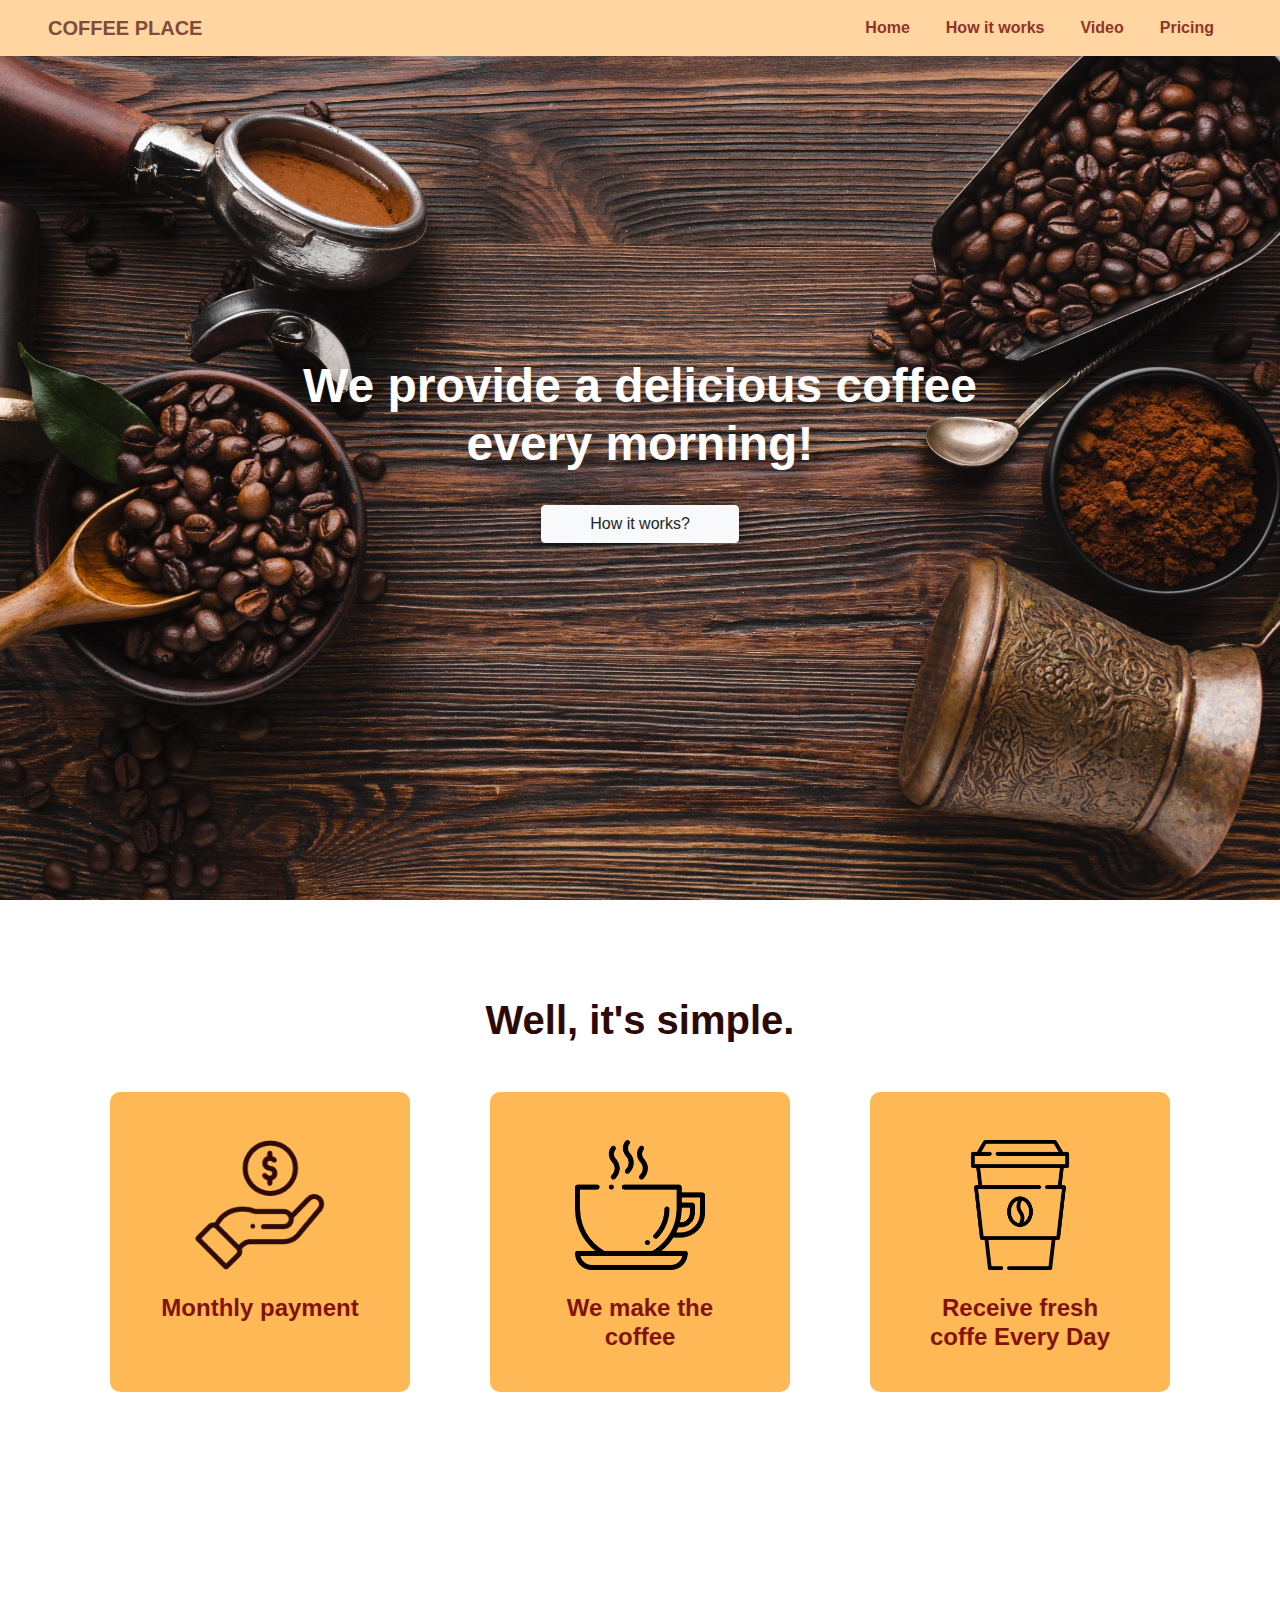
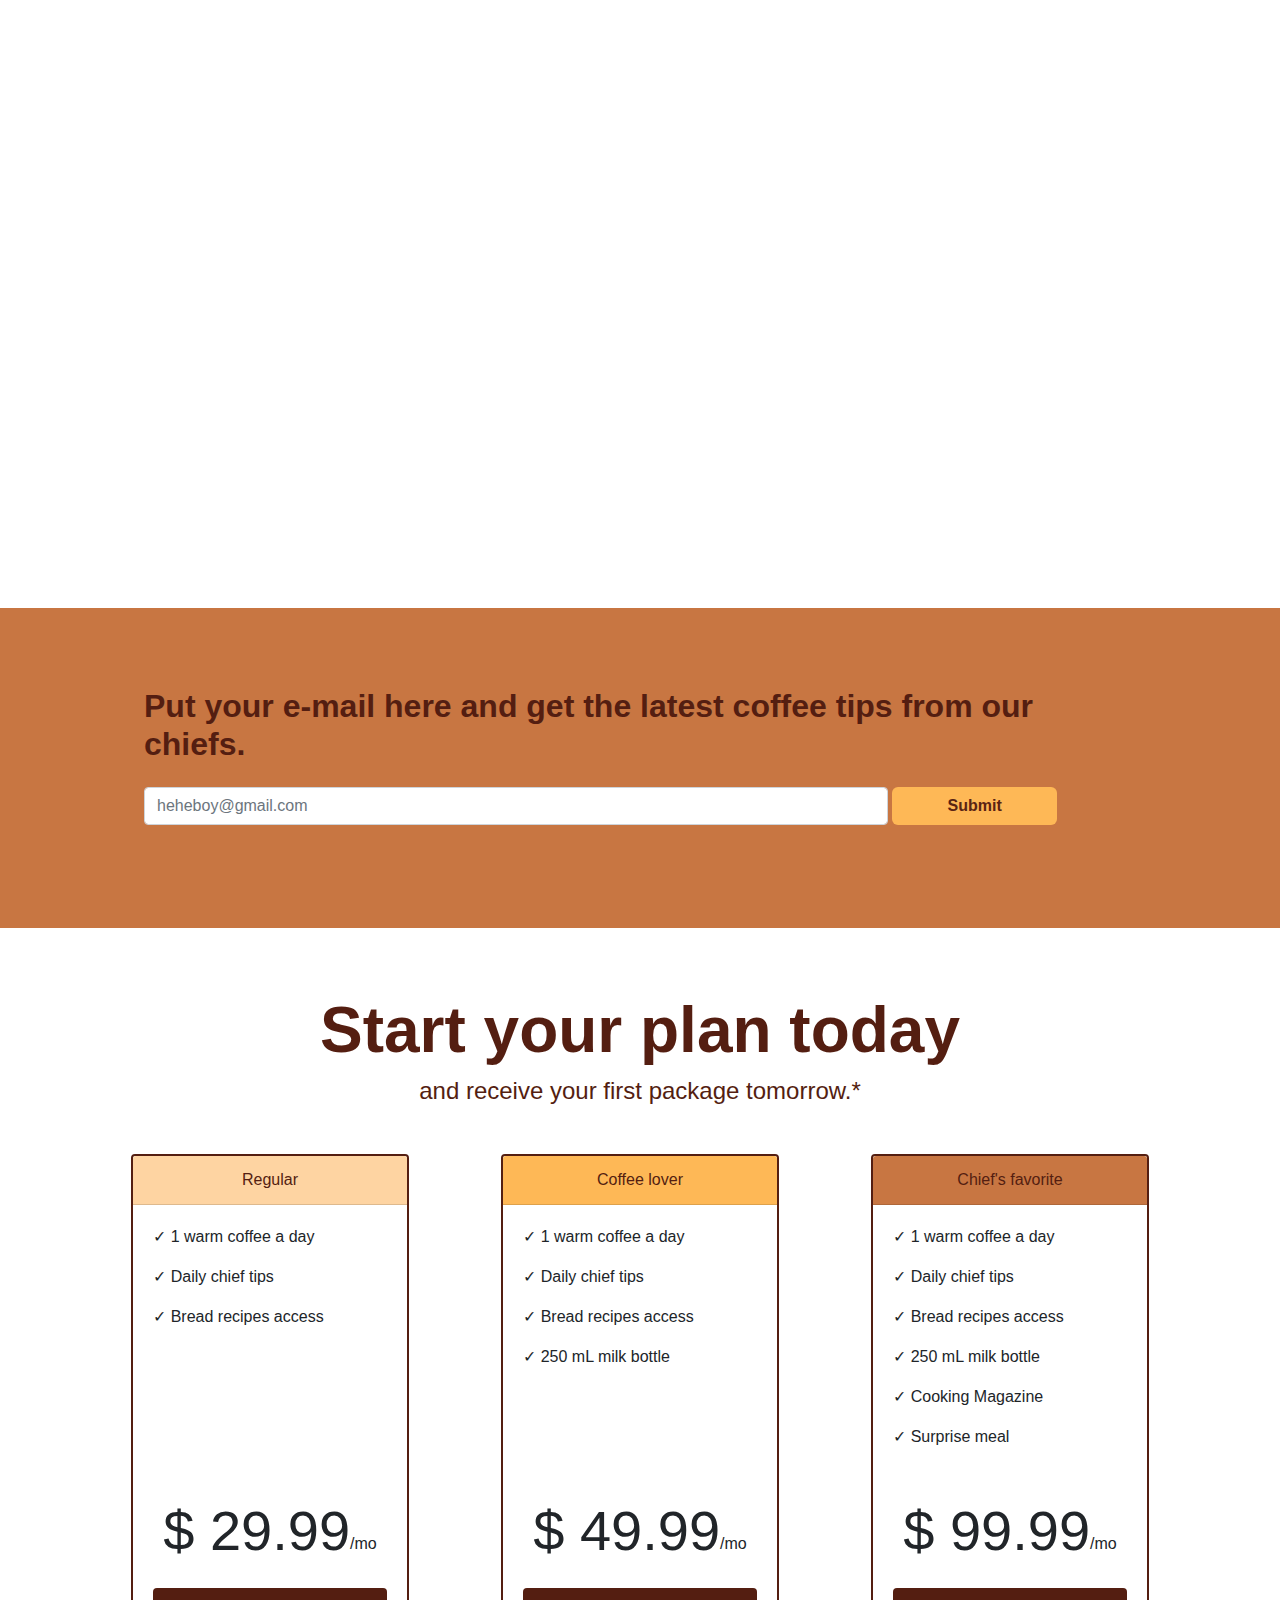
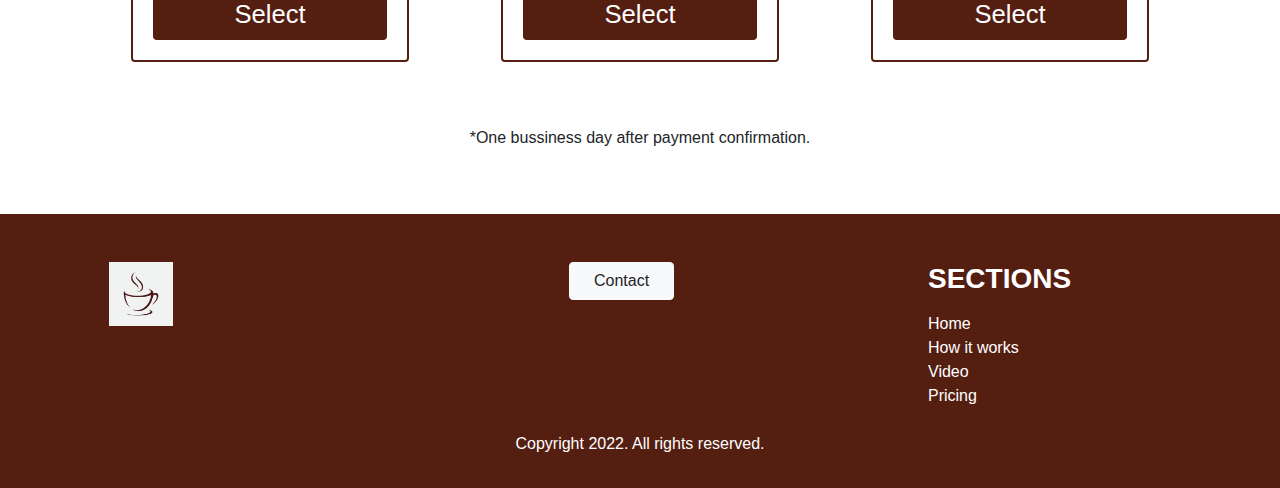
<file: responsive-web-design/product-landing-page/index.html>
<!DOCTYPE html>
<html lang="en">
<head>
    <meta charset="UTF-8">
    <meta http-equiv="X-UA-Compatible" content="IE=edge">
    <meta name="viewport" content="width=device-width, initial-scale=1.0">
    <link rel="stylesheet" href="index.css">
    <link rel="stylesheet" href="https://cdn.jsdelivr.net/npm/bootstrap@4.3.1/dist/css/bootstrap.min.css" integrity="sha384-ggOyR0iXCbMQv3Xipma34MD+dH/1fQ784/j6cY/iJTQUOhcWr7x9JvoRxT2MZw1T" crossorigin="anonymous">
    <title>Documentation Page</title>
</head>
<body>
    <nav class="navbar navbar-expand-lg fixed-top navbar-light px-5" id="header" style="background-color: #e3f2fd;">
        <a class="navbar-brand" href="#" id="p-logo">COFFEE PLACE</a>
        <nav class="collapse navbar-collapse" id="nav-bar">
            <ul class="navbar-nav ml-auto">
                <li class="nav-item active" id="home-link">
                    <a href="#home" class="nav-link">Home</a>
                </li>
                <li class="nav-item active" id="how-link">
                    <a href="#how" class="nav-link">How it works</a>
                </li>
                <li class="nav-item active" id="video-link">
                    <a href="#video-section" class="nav-link">Video</a>
                </li>
                <li class="nav-item active" id="pricing-link">
                    <a href="#pricing" class="nav-link">Pricing</a>
                </li>
            </ul>
        </nav>
    </nav>
    
    <div class="">
        <section id="home" class="cover-container h-100 p-3 mx-auto text-center">
            <h1 class="presentation-sentence">We provide a delicious coffee <br>every morning!</h1>
            <a href="#how" class="btn btn-default btn-light btn-presentation mx-auto mt-4 px-5 text-bold">How it works?</a>
        </section>
        <section class="container py-5" id="how">
            <div class="my-5"></div>
            <h1 class="how-setence mb-5">Well, it's simple.</h1>
            <div class="row">
                <div class="col-lg-4 process-step text-center mb-5">
                    <div class="icon mx-auto p-5">
                        <img src="images/process-payment.png" alt="">
                        <h4 class="mt-4">Monthly payment</h4>
                    </div>
                </div>
                <div class="col-lg-4 process-step text-center mb-5">
                    <div class="icon mx-auto p-5">
                        <img src="images/coffee-cup.png" alt="">
                        <h4 class="mt-4">We make the coffee</h4>
                    </div>
                </div>
                <div class="col-lg-4 process-step text-center mb-5">
                    <div class="icon mx-auto p-5">
                        <img src="images/take-coffee.png" alt="">
                        <h4 class="mt-4">Receive fresh coffe Every Day</h4>
                    </div>
                </div>
            </div>
        </section>
        <section id="video-section">
            <div class='embed-container'>
                <iframe id="video" src='https://player.vimeo.com/video/45990802?autoplay=1&loop=1&background=1' frameborder='0' webkitAllowFullScreen mozallowfullscreen allowFullScreen></iframe>
            </div>
        </section>
        <section id="email-section" class="px-5">
            <h2 class="email-sentence px-lg-5 mx-lg-5 mb-4">Put your e-mail here and get the latest coffee tips from our chiefs.</h2>
            <form id="form" class="px-lg-5 mx-lg-5 mb-4" action="https://github.com/arcismd/">
                  <div class="form-inline">
                    <input name="email" type="email" class="form-control col-8 col-lg-9 mr-1" id="email" placeholder="heheboy@gmail.com" required>
                    <input type="submit" id="submit" class="col-3 col-lg-2 btn-email">
                </div>
            </form>
        </section>
        <section id="pricing" class="container py-5">
            <h1 class="text-center pricing-title pt-3">Start your plan today</h1>
            <h4 class="text-center pricing-subtitle">and receive your first package tomorrow.*</h4>
            <div class="row my-5 d-flex justify-content-around mx-5 mx-lg-0">
                <div class="card mb-3 pricing-table border-brown col-12 col-lg-3 px-0">
                    <div class="card-header pricing-table-title pricing-bg-regular text-brown">Regular</div>
                    <div class="card-body">
                        <p>✓ 1 warm coffee a day</p>
                        <p>✓ Daily chief tips</p>
                        <p>✓ Bread recipes access</p>
                        <p class="d-none d-lg-block text-white">a</p>
                        <p class="d-none d-lg-block text-white">a</p>
                        <p class="d-none d-lg-block text-white">a</p>
    
                        <div class="pricing-wrapper mt-5">
                            <h1>$ 29.99</h1>
                            <p>/mo</p>
                        </div>
                        <a href="#" class="btn btn-pricing w-100 mt-3">Select</a>
                    </div>
                </div>
                <div class="card mb-3 pricing-table border-brown col-12 col-lg-3 px-0">
                    <div class="card-header pricing-table-title pricing-bg-plus text-brown">Coffee lover</div>
                    <div class="card-body">
                        <p>✓ 1 warm coffee a day</p>
                        <p>✓ Daily chief tips</p>
                        <p>✓ Bread recipes access</p>
                        <p>✓ 250 mL milk bottle</p>
                        <p class="d-none d-lg-block text-white">a</p>
                        <p class="d-none d-lg-block text-white">a</p>
    
                        <div class="pricing-wrapper mt-5">
                            <h1>$ 49.99</h1>
                            <p>/mo</p>
                        </div>
                        <a href="#" class="btn btn-pricing w-100 mt-3">Select</a>
                    </div>
                </div>
                <div class="card mb-3 pricing-table border-brown col-12 col-lg-3 px-0">
                    <div class="card-header pricing-table-title pricing-bg-pro text-brown">Chief's favorite</div>
                    <div class="card-body">
                        <p>✓ 1 warm coffee a day</p>
                        <p>✓ Daily chief tips</p>
                        <p>✓ Bread recipes access</p>
                        <p>✓ 250 mL milk bottle</p>
                        <p>✓ Cooking Magazine</p>
                        <p>✓ Surprise meal</p>
                        
    
                        <div class="pricing-wrapper mt-5">
                            <h1>$ 99.99</h1>
                            <p>/mo</p>
                        </div>
                        <a href="#" class="btn btn-pricing w-100 mt-3">Select</a>
                    </div>
                </div>
            </div>
            <p class="text-center">*One bussiness day after payment confirmation.</p>
        </section>
    </div>
    <footer id="footer" class="mb-0 pb-3">
        <div class="container">
            <div class="row p-4 pt-5">
                <div class="col-12 col-lg-4 flex-column">
                    <img src="images/coffee-logo.jpg" alt="Breakery logo" width="64">
                </div>
                <div class="col-12 col-lg-5 mt-4 mt-lg-0 mb-3">
                    <span class="ml-lg-5"></span>
                    <a href="" class="btn btn-light px-4 btn-contact ml-lg-5">Contact</a>
                </div>
                <div class="col-12 col-lg-3 mt-4 mt-lg-0">
                    <h3 class="text-uppercase text-white font-weight-bold">Sections</h3>
                    <div class="mt-3">
                        <a href="#home" class="footer-sections">Home</a><br>
                        <a href="#how" class="footer-sections">How it works</a><br>
                        <a href="#video-section" class="footer-sections">Video</a><br>
                        <a href="#pricing" class="footer-sections">Pricing</a>
                    </div>
                </div>
            </div>
        </div>
        <p class="text-center text-white">Copyright 2022. All rights reserved.</p>
    </footer>
</body>
</html>
</file>
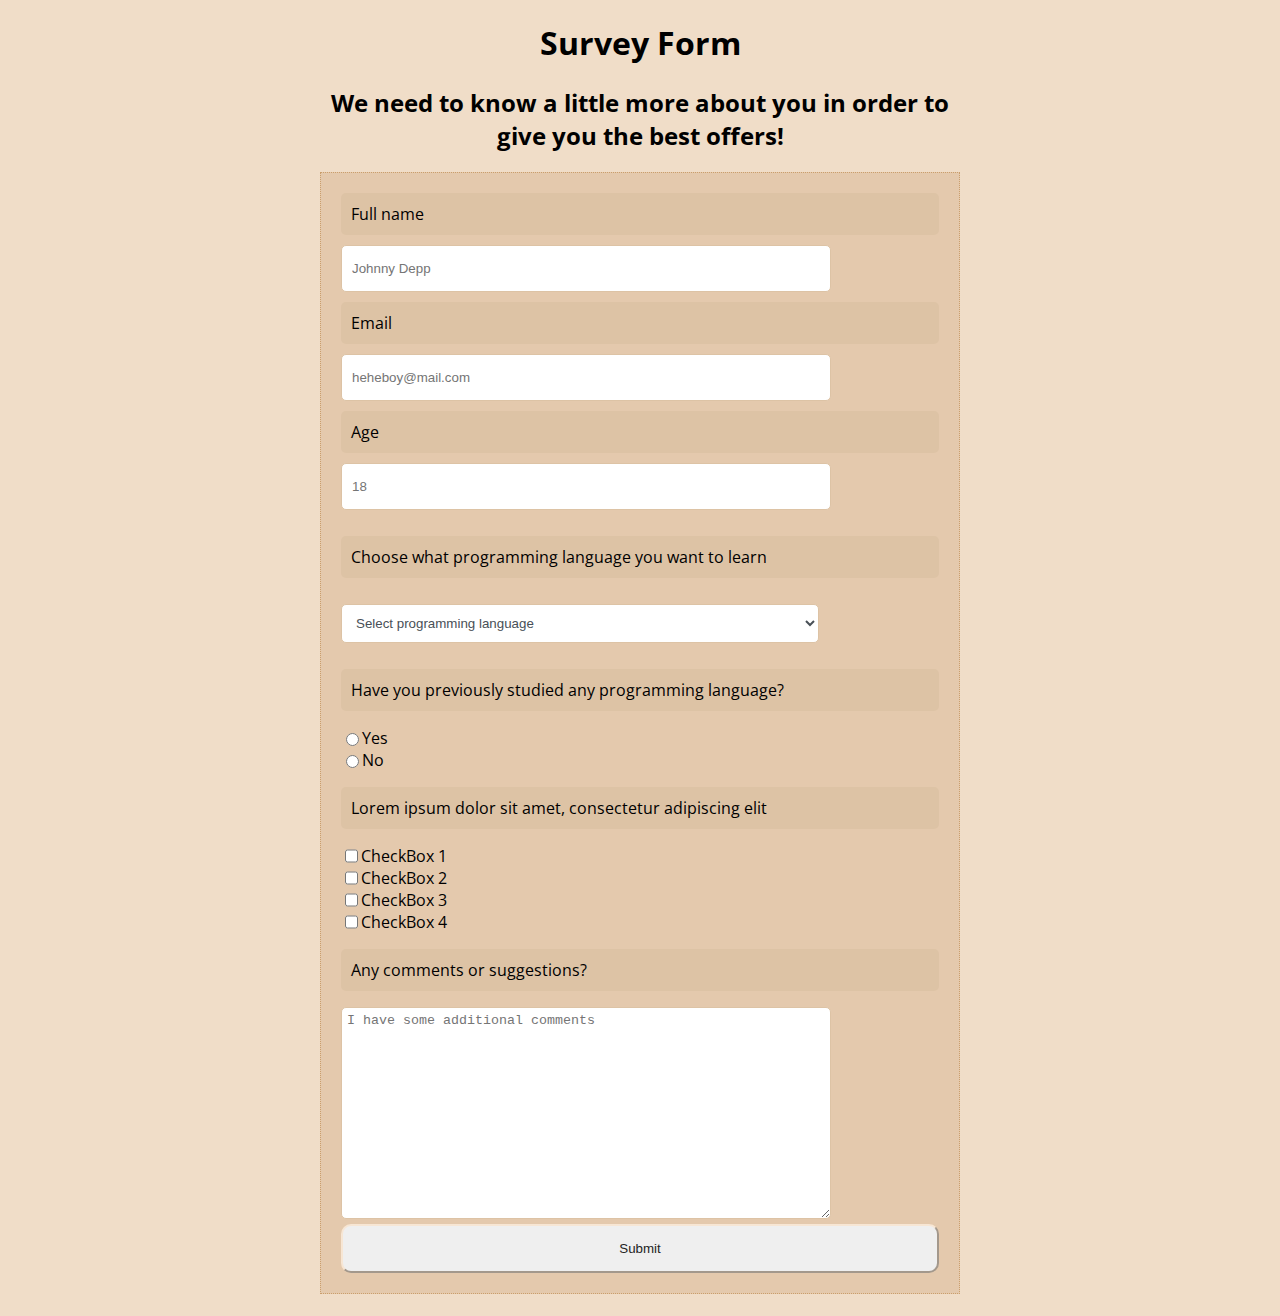
<file: responsive-web-design/survey-form/index.html>
<!DOCTYPE html>
<html lang="en">
<head>
    <meta charset="UTF-8">
    <meta http-equiv="X-UA-Compatible" content="IE=edge">
    <meta name="viewport" content="width=device-width, initial-scale=1.0">
    <link rel="stylesheet" href="index.css">
    <title>Survey Form Page</title>
</head>
<body>
    <header>
        <h1 id="title">Survey Form</h1>
        <h2>We need to know a little more about you in order to give you the best offers!</h2>
    </header>
    <main>
        <form id="survey-form">
        <div>
            <label for="name" id="name-label">Full name</label>
            <input type="text" name="name" id="name" placeholder="Johnny Depp" required>
        </div>
        <div>
            <label for="email" id="email-label">Email</label>
            <input type="email" name="email" id="email" placeholder="heheboy@mail.com" required>
        </div>
        <div>
        <label id="number-label">Age</label>
            <input type="number" name="age" id="number" min="1" max="120" placeholder="18">
        </div>
        <p id="description">Choose what programming language you want to learn</p>
            <select id="dropdown" name="experience">
                <option disabled selected value>Select programming language</option>
                <option value="C">C</option>
                <option value="Java">Java</option>
                <option value="PHP">PHP</option>
                <option value="Python">Python</option>
                <option value="JavaScript">Javascript</option>
                <option value="Objective-C">Objective-C</option>
                <option value="Ruby">Ruby</option>
            </select>
        <div>
            <p id="description">Have you previously studied any programming language?</p>
        <label>
            <input name="yepnope" value="yes" type="radio" id="r-input">Yes
        </label>
        <label>
            <input name="yepnope" value="No" type="radio" id="r-input">No
        </label>
        </div>
        <div>
        <p id="description">Lorem ipsum dolor sit amet, consectetur adipiscing elit</p>
        <label>
            <input name="tech-exp" value="CheckBox 1" type="checkbox" class="c-input">CheckBox 1
        </label>
        <label>
            <input name="tech-exp" value="CheckBox 2" type="checkbox" class="c-input">CheckBox 2
        </label>
        <label>
            <input name="tech-exp" value="CheckBox 2" type="checkbox" class="c-input">CheckBox 3
        </label>
        <label>
            <input name="tech-exp" value="CheckBox 4" type="checkbox" class="c-input">CheckBox 4
        </label>
        </div>
        <div>
        <p id="description">Any comments or suggestions?</p>
            <textarea id="text-comment" placeholder="I have some additional comments"></textarea>
        </div>
        <div>
            <button type="submit" id="submit">Submit</button>
        </div>
        </form>
    </main>
</br>
</body>
</html>
</file>
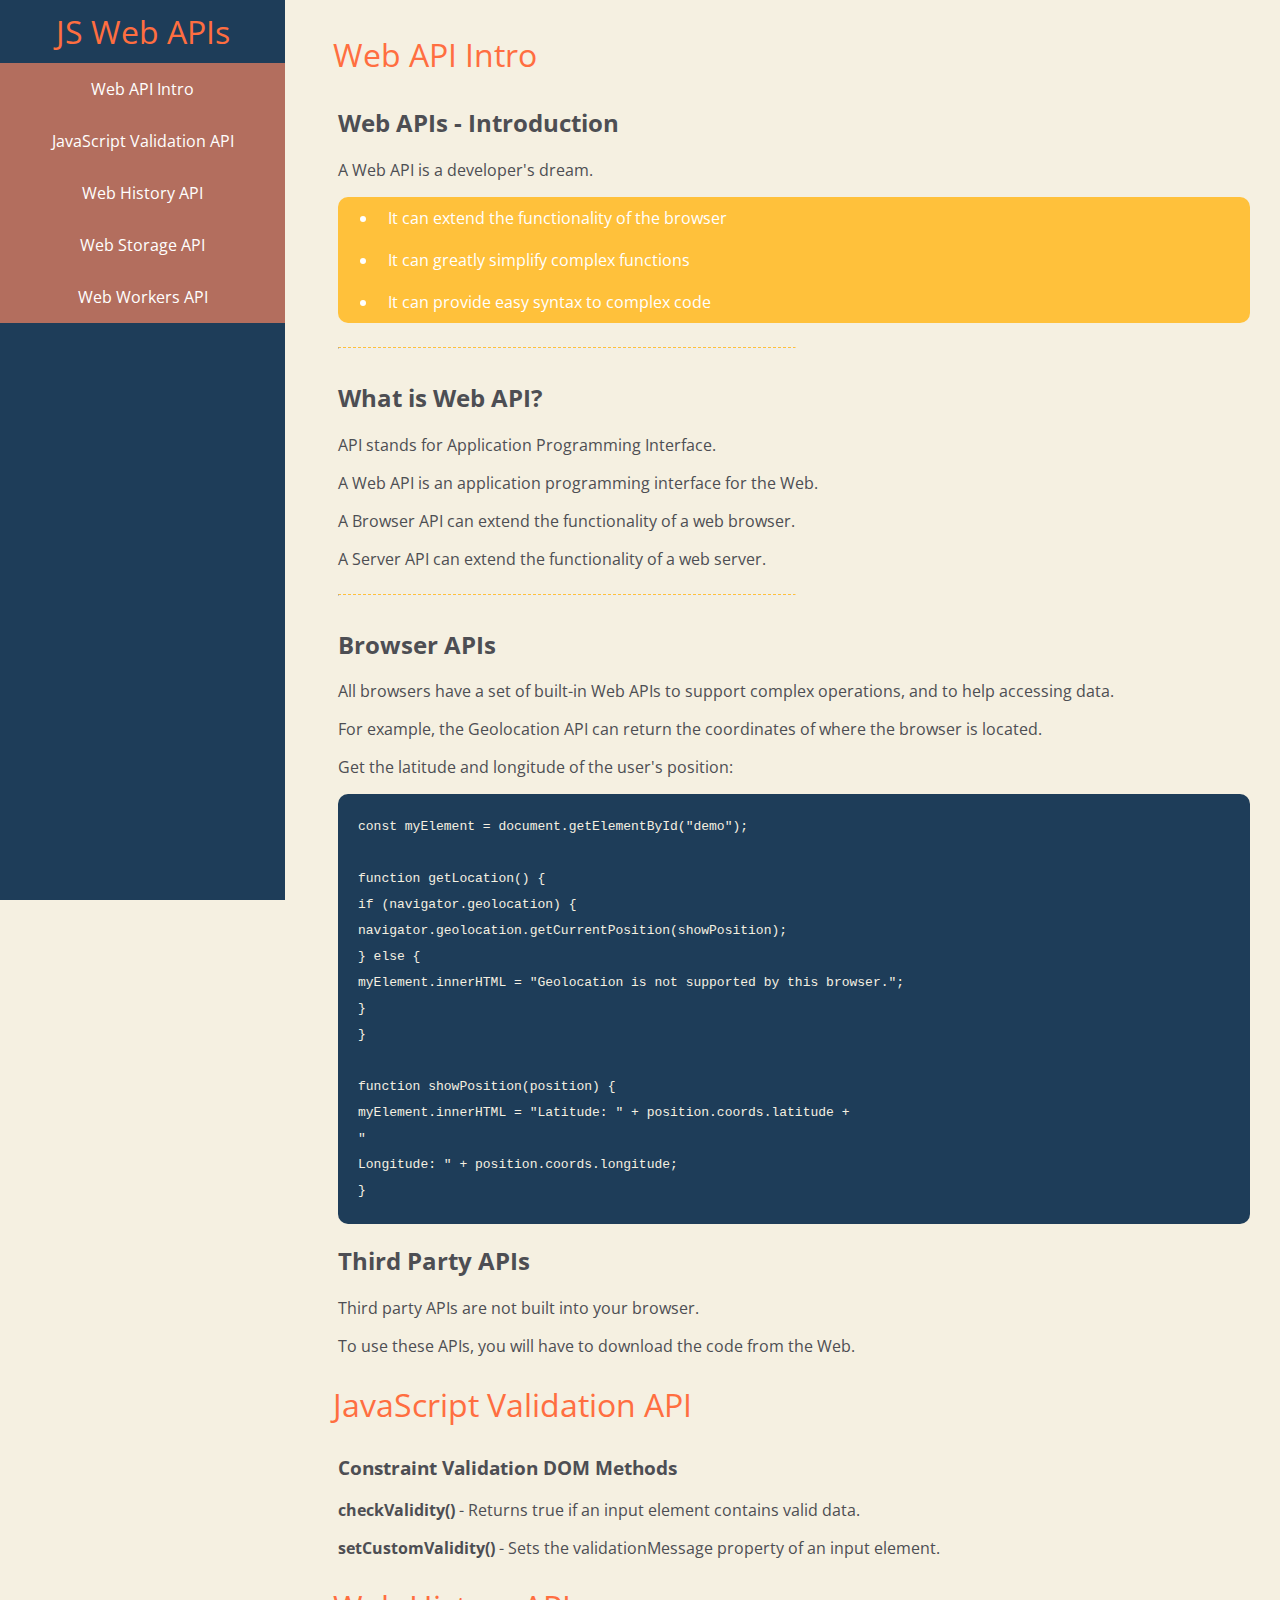
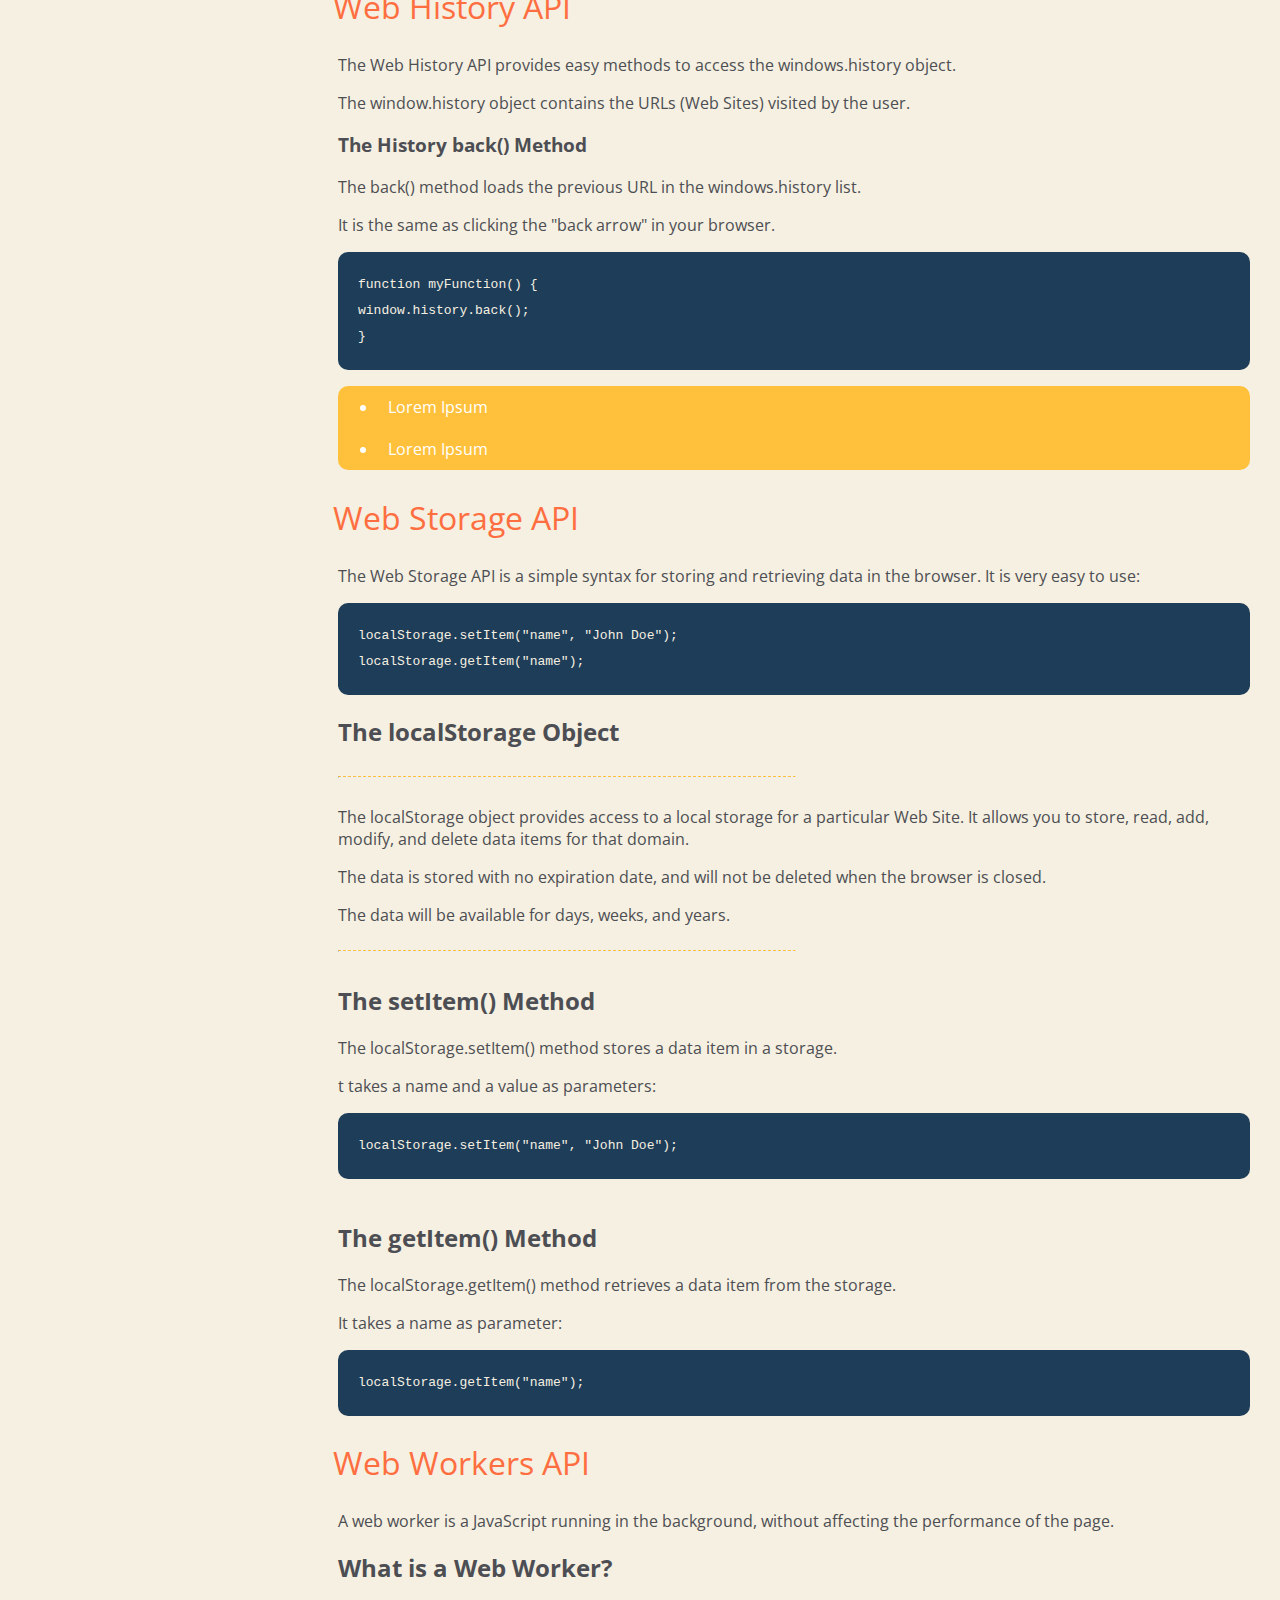
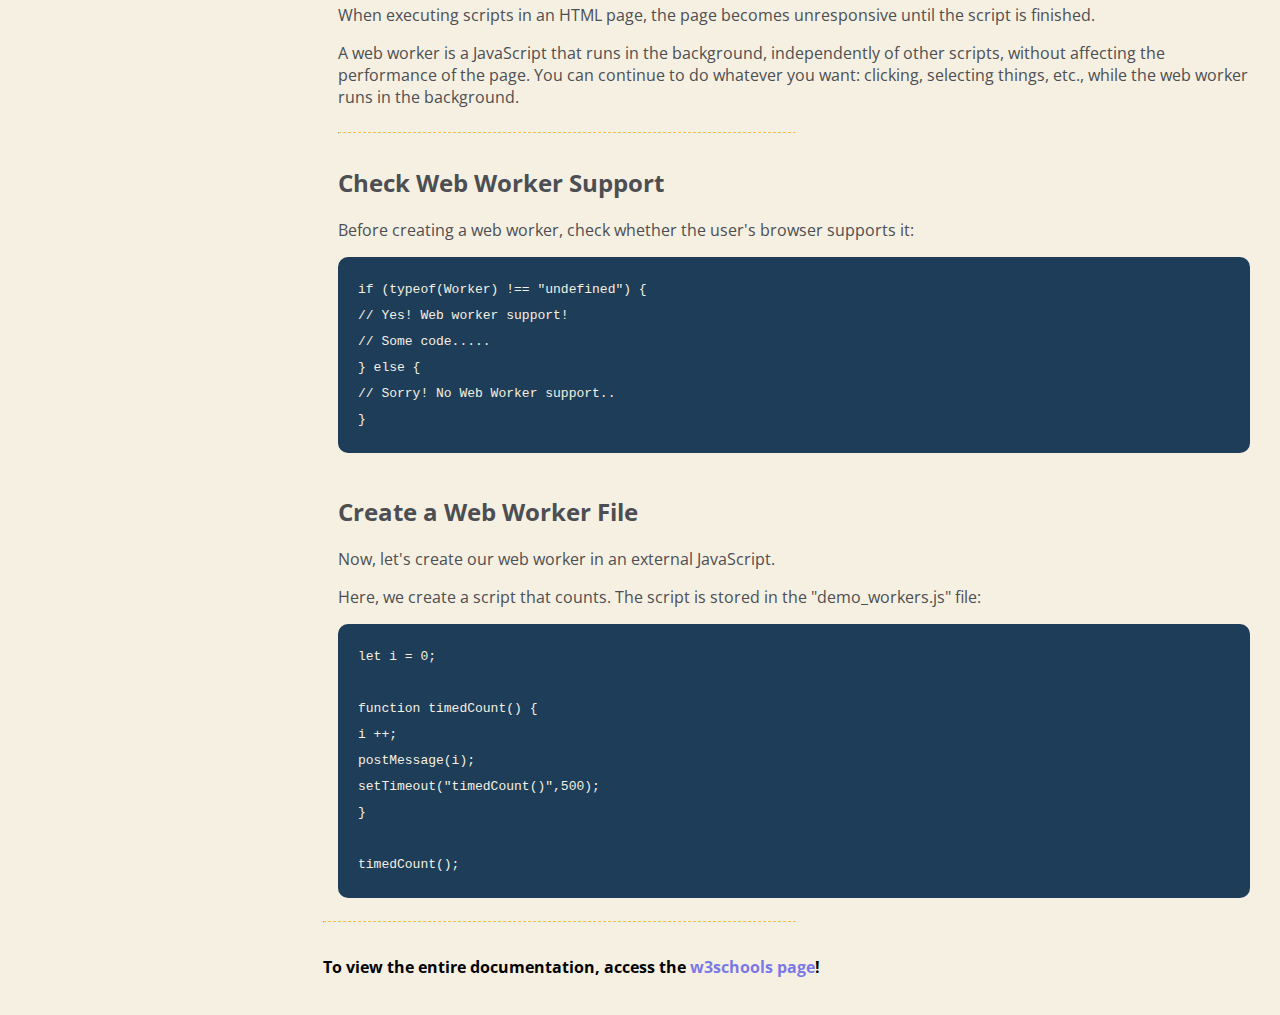
<file: responsive-web-design/technical-documentation-page/index.html>
<!DOCTYPE html>
<html lang="en">
<head>
    <meta charset="UTF-8">
    <meta http-equiv="X-UA-Compatible" content="IE=edge">
    <meta name="viewport" content="width=device-width, initial-scale=1.0">
    <link rel="stylesheet" href="index.css">
    <title>Documentation Page</title>
</head>
<body>
    <nav id="navbar">
        <header>
            JS Web APIs
        </header>
        <a class="nav-link" href="#Web_API_Intro">Web API Intro</a>
        <a class="nav-link" href="#JavaScript_Validation_API">JavaScript Validation API</a>
        <a class="nav-link" href="#Web_History_API">Web History API</a>
        <a class="nav-link" href="#Web_Storage_API">Web Storage API</a>
        <a class="nav-link" href="#Web_Workers_API">Web Workers API</a>
    </nav>
    <main id="main-doc">
        <div class="space"></div>
        <section class="main-section" id="Web_API_Intro">
            <header>
                Web API Intro
            </header>
            <article>
                <h2>Web APIs - Introduction</h2>
                A Web API is a developer's dream.
                <ul>
                <li>It can extend the functionality of the browser</li>
                <li>It can greatly simplify complex functions</li>
                <li>It can provide easy syntax to complex code</li>
                </ul>
                <hr><br>
                <h2>What is Web API?</h2>
                <p>API stands for Application Programming Interface.</p>
                <p>A Web API is an application programming interface for the Web.</p>
                <p>A Browser API can extend the functionality of a web browser.</p>
                <p>A Server API can extend the functionality of a web server.</p>
                <hr><br>
                <h2>Browser APIs</h2>
                <p>All browsers have a set of built-in Web APIs to support complex operations, and to help accessing data.</p>
                <p>For example, the Geolocation API can return the coordinates of where the browser is located.</p>                   
                <p>Get the latitude and longitude of the user's position:</p>
                <code>const myElement = document.getElementById("demo");

                    function getLocation() {
                      if (navigator.geolocation) {
                        navigator.geolocation.getCurrentPosition(showPosition);
                      } else {
                        myElement.innerHTML = "Geolocation is not supported by this browser.";
                      }
                    }
                    
                    function showPosition(position) {
                      myElement.innerHTML = "Latitude: " + position.coords.latitude +
                      "<br>Longitude: " + position.coords.longitude;
                    }</code>
                <h2>Third Party APIs</h2>
                <p>Third party APIs are not built into your browser.</p>
                <p>To use these APIs, you will have to download the code from the Web.</p>
            </article>
        </section>
        <section class="main-section" id="JavaScript_Validation_API">
            <header>
                JavaScript Validation API
            </header>      
            <article>
                <h3>Constraint Validation DOM Methods</h3>
                <p><strong>checkValidity()</strong>	- Returns true if an input element contains valid data.</p>
                <p><strong>setCustomValidity()</strong>	- Sets the validationMessage property of an input element.</p>             
            </article>   
        </section>
        <section class="main-section" id="Web_History_API">
            <header>
                Web History API
            </header>   
            <article>
                <p>The Web History API provides easy methods to access the windows.history object.</p>      
                <p>The window.history object contains the URLs (Web Sites) visited by the user.</p> 
                <h3>The History back() Method</h3>    
                <p>The back() method loads the previous URL in the windows.history list.</p>  
                <p>It is the same as clicking the "back arrow" in your browser.</p>  
                <code>function myFunction() {
                      window.history.back();
                    }</code>  
                <ul>
                    <li>Lorem Ipsum</li>
                    <li>Lorem Ipsum</li>
                </ul>           
            </article>        
        </section>
        <section class="main-section" id="Web_Storage_API">
            <header>
                Web Storage API
            </header>   
            <article>
                <p>The Web Storage API is a simple syntax for storing and retrieving data in the browser. It is very easy to use:</p>
                <code>localStorage.setItem("name", "John Doe");
                    localStorage.getItem("name");</code>   
                    <h2>The localStorage Object</h2>
                    <hr><br>
                    <p>The localStorage object provides access to a local storage for a particular Web Site. It allows you to store, read, add, modify, and delete data items for that domain.</p>
                    <p>The data is stored with no expiration date, and will not be deleted when the browser is closed.</p> 
                    <p>The data will be available for days, weeks, and years.</p> 
                    <hr><br>
                    <h2>The setItem() Method</h2>    
                    <p>The localStorage.setItem() method stores a data item in a storage.</p>
                    <p>t takes a name and a value as parameters:</p>
                    <code>localStorage.setItem("name", "John Doe");</code>
                    <br>
                    <h2>The getItem() Method</h2>
                    <p>The localStorage.getItem() method retrieves a data item from the storage.</p>
                    <p>It takes a name as parameter:</p> 
                    <code>localStorage.getItem("name");</code>    
            </article>
        </section>
        <section class="main-section" id="Web_Workers_API">
            <header>
                Web Workers API
            </header> 
            <article>
                <p>A web worker is a JavaScript running in the background, without affecting the performance of the page.</p>
                <h2>What is a Web Worker?</h2>
                <p>When executing scripts in an HTML page, the page becomes unresponsive until the script is finished.</p>
                <p>A web worker is a JavaScript that runs in the background, independently of other scripts, without affecting the performance of the page. You can continue to do whatever you want: clicking, selecting things, etc., while the web worker runs in the background.</p>
                <hr><br>
                <h2>Check Web Worker Support</h2>
                <p>Before creating a web worker, check whether the user's browser supports it:</p>
                <code>if (typeof(Worker) !== "undefined") {
                    // Yes! Web worker support!
                    // Some code.....
                  } else {
                    // Sorry! No Web Worker support..
                  }</code>
                <br>
                <h2>Create a Web Worker File</h2>
                <p>Now, let's create our web worker in an external JavaScript.</p> 
                <p>Here, we create a script that counts. The script is stored in the "demo_workers.js" file:</p>
                <code>let i = 0;

                    function timedCount() {
                      i ++;
                      postMessage(i);
                      setTimeout("timedCount()",500);
                    }
                    
                    timedCount();</code>             
            </article>
        </section>
        <section>
            <hr><br>
            <h4>To view the entire documentation, access the <a href="https://www.w3schools.com/js/js_api_intro.asp">w3schools page</a>!</h4>
        </section>
    </main>
    <script src="https://cdn.freecodecamp.org/testable-projects-fcc/v1/bundle.js"></script>
</body>
</html>
</file>
<file: responsive-web-design/product-landing-page/index.css>
html, body {
	font-family: 'Montserrat';
	font-weight: 600;
  	scroll-behavior: smooth;
	height:100%;
}

#p-logo {
    color: #814a3b;;
    font-weight: 700;
}

.navbar-light {
	background-color: #ffd5a2 !important;
}

.nav-item {
	margin-left: 10px;
	margin-right: 10px;
}

.nav-item > .nav-link {
	color: #c68967 !important;
    font-weight: 600;
}

.nav-item:hover {
	border-right: 2px solid #2d0a08;
}

.active > .nav-link {
	color: #903425 !important;
}

#home {
	min-height: 100%;
	overflow: hidden;
	height: 100vh !important;
	width: 100%;
	background-repeat: no-repeat;
	background-image: url("images/coffee-background-scaled.jpg");
	background-size: cover;
	background-position: center;
	display: flex;
	flex-direction: column;
	justify-content: center;
	align-content: center;
}

#home .presentation-sentence {
	font-size: 3rem;
	font-weight: 600;
	color: #fff;
	text-shadow: 10px 10px 18px rgb(0 0 0 / 55%);
}

.btn-presentation {
	color: #81130a;
	font-weight: 600;
	font-size: 1.2rem;
	box-shadow: 0px 0px 18.9px rgba(0, 0, 0, 0.55);
}

.btn-presentation:hover {
	background: #834224;
	color: #fff;
	border-color: #834224;
}

.how-setence {
	font-weight: 600;
	text-align: center;
	color: #2d0a08;
}

.process-step h4 {
	font-weight: 600;
	color: #81130a;
}

.process-step .icon {
	background: #feb856;
	height: 300px;
	width: 300px;
	border-radius: 10px;
}

.process-step .icon img {
	height: 130px;
}

#video {
	width: 100%;
}

#video-section > .embed-container {
  position: relative;
  padding-bottom: 56.25%;
  overflow: hidden;
}
		
#video-section > .embed-container iframe,
#video-section > .embed-container object,
#video-section > .embed-container embed {
  position: absolute;
  top: 0;
  left: 0;
  width: 100%;
  height: 100%;
}

#email-section {
	background-color: #c87642;
	height: 20rem;
	display: flex;
	flex-direction: column;
	justify-content: center;
	align-content: center;
}

#email-section > .email-sentence {
	color: #541e11;
	font-weight: 600;
}

.btn-email {
	font-weight: 600 !important;
	background: #feb856;
	border: none;
	color: #5a2313;
    padding: 7px 0;
    border-radius: 6px;
}

.btn-email:hover {
	background: #5a2313;
	color: #feb856;
}

@media screen and (max-width: 1000px) {
	#email-section {
		margin-top: 2rem;
		margin-bottom: 2rem;
	}
}

#pricing .pricing-title {
	font-size: 4em;
	font-weight: 600;
	color: #541e11;
}

#pricing .pricing-subtitle {
	color: #541e11
}

#pricing .pricing-table-title {
	text-align: center;
}

#pricing .border-brown {
	border: 2px #541e11 solid;
}

#pricing .pricing-bg-regular {
	background: #fed4a2;
}

#pricing .pricing-bg-plus {
	background: #feb856;
}

#pricing .pricing-bg-pro {
	background: #c87642;
}

.text-brown {
	color: #541e11;
}

#pricing .pricing-wrapper {
	display: flex;
	justify-content: center;
}

#pricing .pricing-wrapper h1 {
	font-size: 3.5em;
}

#pricing .pricing-wrapper p {
	align-self: flex-end;
}

#pricing .btn-pricing {
	background-color: #541e11;
	color: #fff;
	font-size: 1.6em;
}

#footer {
	background: #541e11;
}

.btn-contact {
	background-color: #fed4a2;
	font-weight: 600;
}

#footer .footer-sections {
	font-weight: 500;
	color: #fff;
}
</file>
<file: responsive-web-design/survey-form/index.css>
@import url('https://fonts.googleapis.com/css2?family=Open+Sans:wght@300&display=swap');

body {
    background-color: #f0ddc8;
    font-family: 'Open Sans', sans-serif;
    margin: auto;
    width: 50%;
}

#title, h2 {
    text-align: center;
}

#description, #number-label, #name-label, #email-label {
    background-color: #DDC3A5;
    padding: 10px;
    border-radius: 5px;
}

#survey-form {
    background-color: #e4c9ad;
    padding: 20px;
    border: 1px solid #ca9e6c;;
    border-style: dotted;
}

#text-comment  {
    background-color: #fff;
    width: 80%;
    min-height: 200px;
    color: #495057;
    padding: 5px;
    border: 1px solid #DDC3A5;
    border-radius: 5px;
}

#submit {
    width: 100%;
    padding: 15px;
    color: #242424;
    cursor: pointer;
    border-radius: 10px;
    border-color: #f7e6d4;
}

#submit:hover {
    background-color: #DDC3A5;
}

label {
    display: flex;
}

#name, #email, #number, #dropdown {
    background-color: #fff;  
    width: 80%;
    min-height: 25px;
    padding: 10px 0 10px 10px;
    margin: 10px 0 10px 0;
    color: #495057;
    border: 1px solid #DDC3A5;
    border-radius: 5px;
}
</file>
<file: responsive-web-design/technical-documentation-page/index.css>
@import url('https://fonts.googleapis.com/css2?family=Open+Sans:wght@300&display=swap');

body {
    font-family: 'Open Sans', sans-serif;
    background-color: #f5f0e1;
    width: 100vw;
    overflow-x: hidden;
}

header {
    padding: 10px;
    text-align: center;
    color: #ff6e40;
    font-size: 2rem;
} 

.nav-link {
    padding: 15px 0 15px 0;
    display: flex;
    width: 100%;
    justify-content: center;
    text-decoration: none;
    background-color: #b36e5e;
    color: white;
}

.nav-link:hover {
    background-color: #ff6e40;
}

#navbar {
    position: fixed;
    top: 0px;
    left: 0px;
    width: 285px;
    min-width: 285px;
    height: 100%;
    color: #ff6e40;
    background-color: #1e3d59;
}

#main-doc header {
    text-align: left;
    margin: 0px;
  }

#main-doc {
    position: absolute;
    margin-left: 300px;
    padding: 15px;
}

section article {
    color: #4d4e53;
    margin: 15px;
    font-size: 1em;
}

hr {
    border-top: 1px dashed #ffc13b;
    width: 50%;
    float: left;
}

ul {
    background-color: #ffc13b;
    color: white;
    border-radius: 10px;
}

li {
    padding: 10px;
}

code {
    display: block;
    text-align: left;
    white-space: pre-line;
    position: relative;
    line-height: 2;
    background-color: #1e3d59;
    color: #f5f0e1;
    padding: 20px;
    border-radius: 10px;
}

h4 a {
  text-decoration: none;
  opacity: 0.5;
}

h4 a:hover {
  opacity: 1;
}

@media screen and (max-width: 815px) {

#navbar {
    top: 0;
    padding: 0;
    margin: 0;
    width: 100%;
    max-height: 275px;
    z-index: 1;
}
      
#main-doc {
    margin-left: 0px;
    margin-top: 310px;
}
}
</file>
